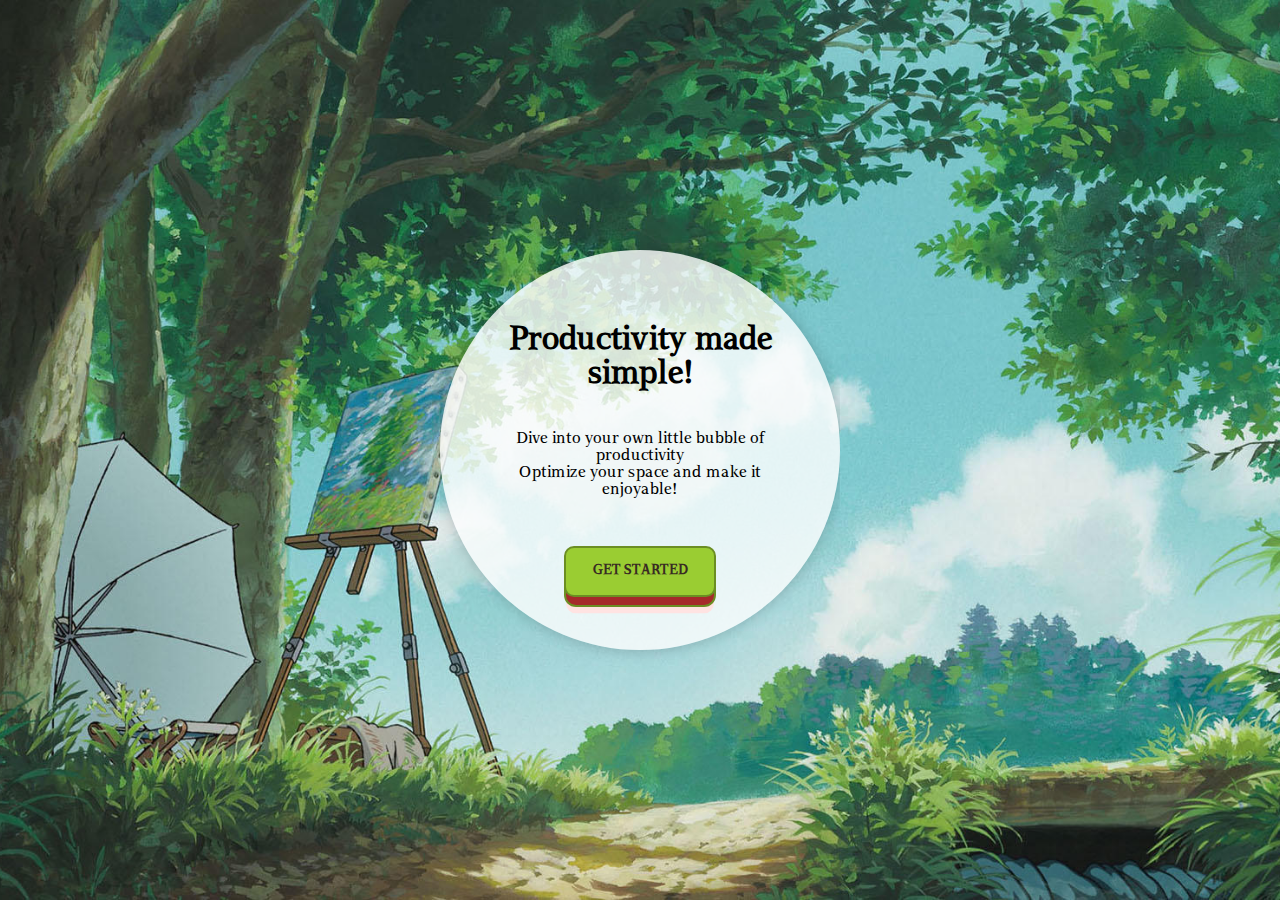
<file: public/index.html>
<!DOCTYPE html>
<html lang="en">
<head>
    <meta charset="UTF-8">
    <meta name="viewport" content="width=device-width, initial-scale=1.0">
    <title>To-Do List Landing Page</title>
    <link rel="stylesheet" href="css/styles.css">
</head>
<body>
    <div class="container">
        <div class="content">
            <h1>Productivity made simple!</h1>
            <p>Dive into your own little bubble of productivity<br> 
            Optimize your space and make it enjoyable!</p>
            <p>

            </p>
            <button class="button-10" role="button" onclick="window.location.href='nextpage.html';">
                <span class="text">Get Started</span>
                <div class="cat-container">
                    <img src="images/cat1.gif" alt="Cat chasing butterfly">
                </div>
            </button>
        </div>
    </div>
</body>
</html>
</file>
<file: public/css/styles.css>
@font-face {
    font-family: 'Ghibli';
    src: url('Ghibli.woff2') format('woff2'),
        url('Ghibli.woff') format('woff');
    font-weight: normal;
    font-style: normal;
    font-display: swap;
}



body, html {
    margin: 0;
    padding: 0;
    height: 100%;
    overflow: hidden;
    font-family: Arial, sans-serif;
    display: flex;
    justify-content: center;
    align-items: center;
    background: url('kazetachinu050.jpg') no-repeat center center fixed;
    background-size: cover;
}

.container {
    position: relative;
    display: flex;
    justify-content: center;
    align-items: center;
    height: 100%;
    width: 100%;
}

.content {
    text-align: center;
    background: rgba(255, 255, 255, 0.8);
    border-radius: 50%;
    padding: 50px;
    width: 300px;
    height: 300px;
    display: flex;
    flex-direction: column;
    justify-content: center;
    align-items: center;
    box-shadow: 0 0 15px rgba(0, 0, 0, 0.2);
    font-family: 'Ghibli', Arial, sans-serif; 
}

button.button-10 {
    touch-action: manipulation;
    font-weight: 600;
    color: #382b22;
    text-transform: uppercase;
    padding: 1.25em 2em;
    background: #9acd32; 
    border: 2px solid #6b8e23; 
    border-radius: 0.75em;
    transform-style: preserve-3d;
    transition: transform 150ms cubic-bezier(0, 0, 0.58, 1), background 150ms cubic-bezier(0, 0, 0.58, 1);
    font-family: 'Ghibli', Arial, sans-serif; 
}

button.button-10::before {
    position: absolute;
    content: "";
    width: 100%;
    height: 100%;
    top: 0;
    left: 0;
    right: 0;
    bottom: 0;
    background: #a52a2a; 
    border-radius: inherit;
    box-shadow: 0 0 0 2px #6b8e23, 0 0.625em 0 0 #ffe3e2;
    transform: translate3d(0, 0.75em, -1em);
    transition: transform 150ms cubic-bezier(0, 0, 0.58, 1), box-shadow 150ms cubic-bezier(0, 0, 0.58, 1);
}

button.button-10:hover {
    background: #8cbf3f; 
    transform: translate(0, 0.25em);
}

button.button-10:hover::before {
    box-shadow: 0 0 0 2px #6b8e23, 0 0.5em 0 0 #ffe3e2;
    transform: translate3d(0, 0.5em, -1em);
}

button.button-10:active {
    background: #8cbf3f; 
    transform: translate(0em, 0.75em);
}

button.button-10:active::before {
    box-shadow: 0 0 0 2px #6b8e23, 0 0 #ffe3e2;
    transform: translate3d(0, 0, -1em);
}

.cat-container {
    position: absolute;
    top: -100px; 
    left: 0;
    display: flex;
    justify-content: center;
    align-items: center;
    opacity: 0;
    transition: opacity 0.3s; 
}

.cat-container img {
    max-width: 200px;
    height: auto;
}

button.button-10:hover .cat-container {
    opacity: 1;
}
</file>
